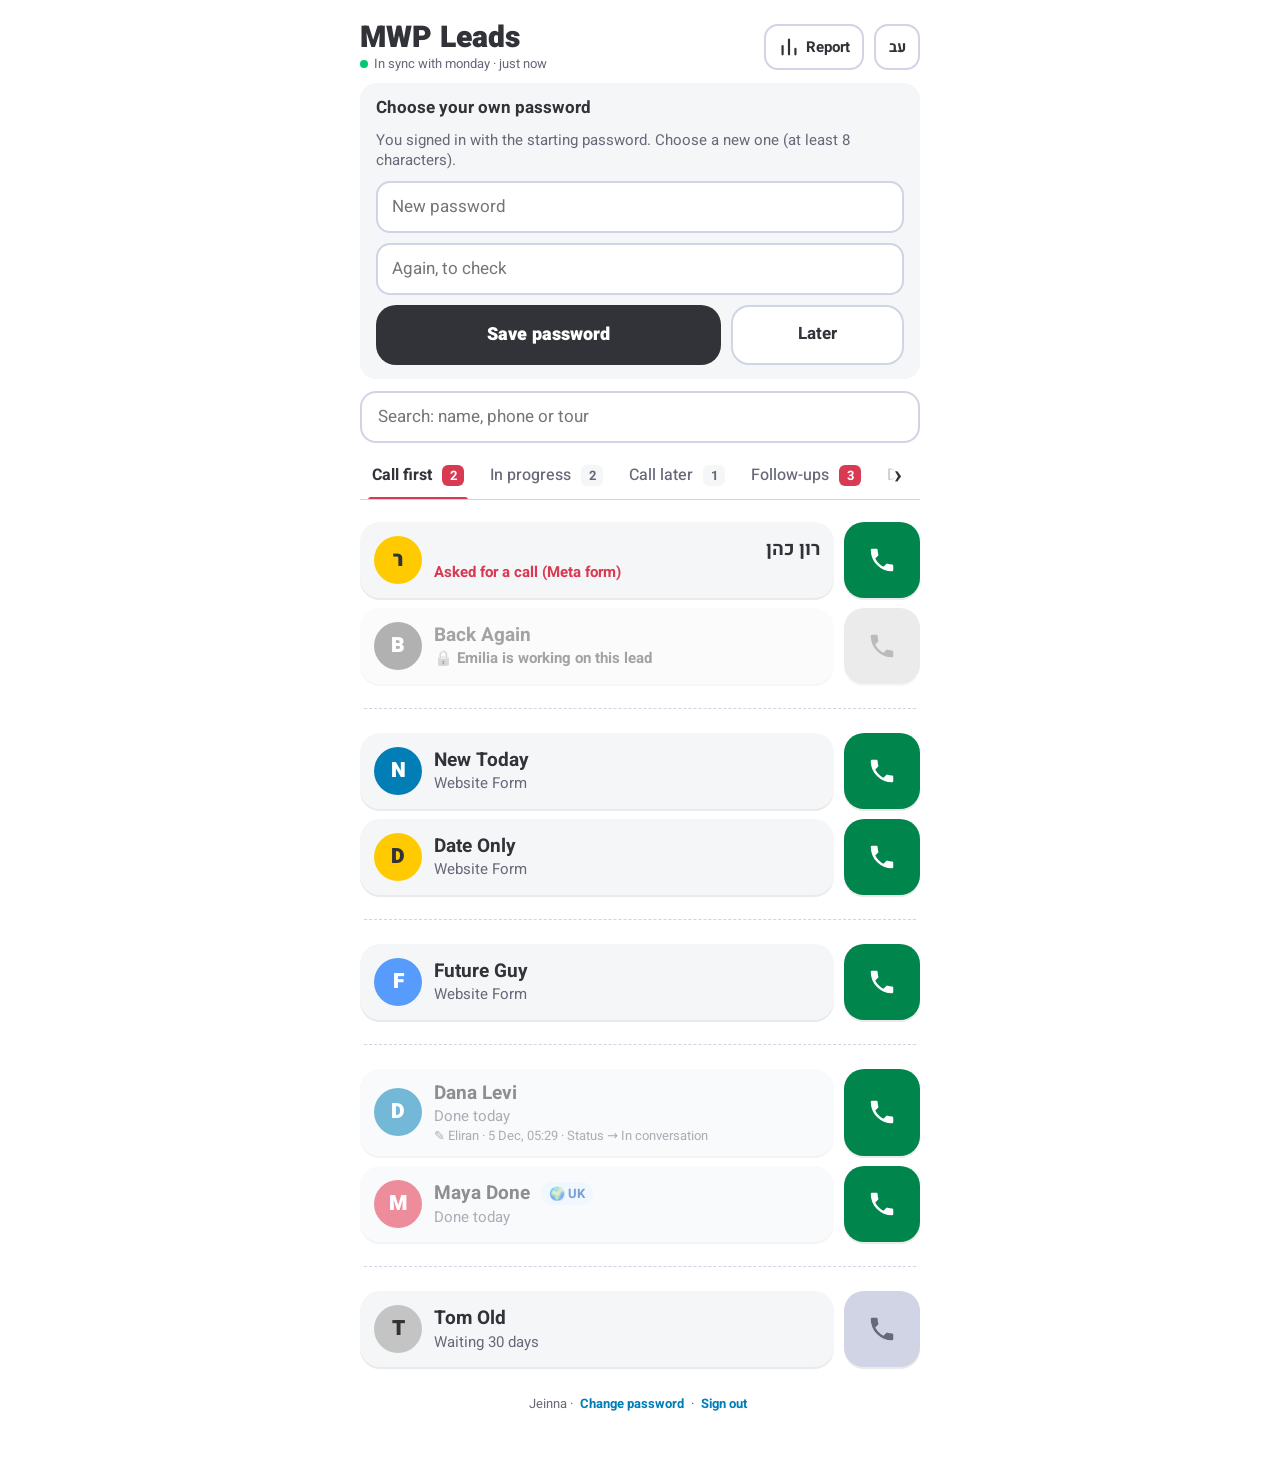
<file: tests/app.html>
<!doctype html>
<html lang="en">
<head>
<meta charset="utf-8">
<meta name="viewport" content="width=device-width,initial-scale=1,viewport-fit=cover">
<meta name="robots" content="noindex,nofollow">
<meta name="referrer" content="no-referrer">
<title>MWP Leads</title>
<link rel="preconnect" href="https://fonts.googleapis.com">
<link rel="stylesheet" href="https://fonts.googleapis.com/css2?family=Heebo:wght@400;500;700;900&display=swap">
<link rel="stylesheet" href="../web/style.css">
</head>
<body>
<div id="app" dir="ltr">
  <div id="signin" class="gut" hidden><div class="col">
    <h1 id="siTtl"></h1>
    <p id="siSub"></p>
    <form id="siForm">
      <input id="siEmail" type="email" autocomplete="username" required>
      <input id="siPass" type="password" autocomplete="current-password" required>
      <button class="giant" id="siBtn" type="submit"></button>
    </form>
    <div id="siMsg" class="msg" hidden></div>
  </div></div>
  <div id="home" class="gut" hidden><div class="col">
    <div class="hd">
      <h1><span id="ttl"></span><small><i class="live" id="dot"></i><span id="sync"></span></small></h1>
      <button class="sm rep" id="repBtn" type="button"><svg viewBox="0 0 24 24" fill="none" stroke="currentColor" stroke-width="2.4" stroke-linecap="round" aria-hidden="true"><path d="M5 20V11M12 20V4M19 20v-6"/></svg><span id="repLbl"></span></button>
      <button class="sm" id="lang" type="button"></button>
    </div>
    <div id="banner" class="banner" hidden></div>
    <form id="pwBox" class="pwbox" hidden>
      <b id="pwTtl"></b>
      <span id="pwSub"></span>
      <input id="pw1" type="password" autocomplete="new-password" minlength="8" required>
      <input id="pw2" type="password" autocomplete="new-password" minlength="8" required>
      <div class="pwbtns"><button class="dark" id="pwSave" type="submit"></button><button class="soft" id="pwLater" type="button"></button></div>
      <div id="pwMsg" class="msg" hidden></div>
    </form>
    <div class="toprow">
      <input class="search" id="q" type="search" autocomplete="off">
    </div>
    <div class="tabwrap" id="tabwrap" hidden>
      <button type="button" class="tarr prev" id="tPrev" aria-label="More tabs" hidden></button>
      <div id="tabs" class="tabs" role="tablist"></div>
      <button type="button" class="tarr next" id="tNext" aria-label="More tabs" hidden></button>
      <div class="secpill" id="secPill" aria-hidden="true"></div>
    </div>
    <div class="focushead" id="focusHead" hidden></div>
    <div id="list"><div class="skel"></div><div class="skel"></div><div class="skel"></div><div class="skel"></div></div>
    <button class="later" id="later" type="button" hidden></button>
    <div class="who"><span id="whoName"></span> · <button type="button" id="chpw"></button> · <button type="button" id="signout"></button></div>
  </div></div>
  <div id="report" class="gut" hidden><div class="col" id="repBody"></div></div>
  <div id="lead" class="gut" hidden><div class="col" id="leadBody"></div></div>
  <div class="dlg" id="keyDlg" role="dialog" aria-modal="true" aria-labelledby="keyTtl" hidden><div class="dlgbox keybox" id="keyBody"></div></div>
  <div class="dlg" id="delDlg" role="dialog" aria-modal="true" aria-labelledby="delTtl" hidden>
    <div class="dlgbox">
      <b id="delTtl"></b>
      <p id="delSub"></p>
      <div class="dlgbtns"><button type="button" class="soft" id="delNo"></button><button type="button" class="danger" id="delYes"></button></div>
    </div>
  </div>
  <div class="dlg" id="callDlg" role="dialog" aria-modal="true" aria-labelledby="cdTtl" hidden>
    <div class="dlgbox">
      <b id="cdTtl"></b>
      <p id="cdSub"></p>
      <div class="cdrow"><input id="cdDate" type="date" class="fdin"><input id="cdTime" type="time" step="900" class="fdin"></div>
      <input id="cdNote" class="fdin" maxlength="500" autocomplete="off">
      <div id="cdMsg" class="msg bad" hidden></div>
      <div class="dlgbtns"><button type="button" class="soft" id="cdNo"></button><button type="button" class="dark" id="cdSave"></button></div>
    </div>
  </div>
  <div class="dlg" id="prevDlg" role="dialog" aria-modal="true" aria-labelledby="pvTtl" hidden>
    <div class="dlgbox pvbox">
      <div class="pv-top"><b id="pvTtl"></b><div class="seg" id="pvLang"></div></div>
      <span class="fdl" id="pvWaH"></span>
      <div class="pv-wa" id="pvWa"></div>
      <div class="pv-btns" id="pvWaBtns"></div>
      <span class="fdl" id="pvMailH"></span>
      <div class="pv-subj" id="pvSubj"></div>
      <div class="pv-mail" id="pvMail"></div>
      <div class="pv-btns" id="pvMailBtns"></div>
      <p class="pv-tip" id="pvTip"></p>
      <button type="button" class="dark" id="pvClose"></button>
    </div>
  </div>
  <div class="toast" id="toast" hidden><div></div></div>
</div>
<script src="mock.js"></script>
<script type="module" src="../web/app.js"></script>
</body>
</html>
</file>
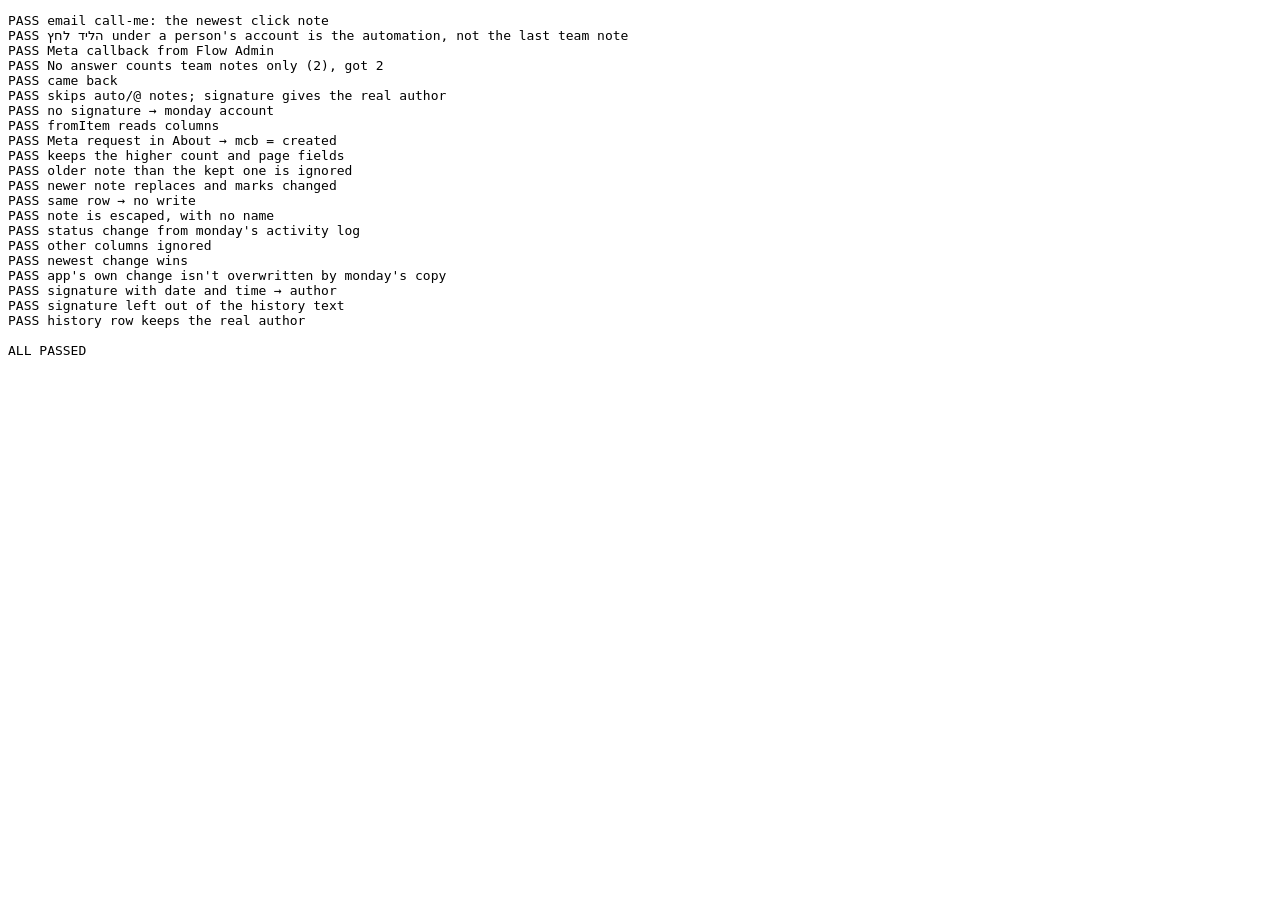
<file: tests/signals.html>
<!doctype html><meta charset="utf-8"><title>signals tests</title>
<pre id="out">running…</pre>
<script type="module">
import { signals, merge, fromItem, differs, noteHtml, noteBy, stamp, statusLog, historyRow, BOT, C } from "../supabase/functions/_shared/signals.js";
const out = [], ok = (c, m) => out.push((c ? "PASS " : "FAIL ") + m);
const T = (d) => new Date(d).toISOString();
const ups = [
  { item_id: 1, text_body: "הליד לחץ על הכפתור", created_at: T("2026-11-09T10:00:00Z"), creator: { id: BOT, name: "Flow Admin" } },
  { item_id: 1, text_body: "הליד לחץ שוב", created_at: T("2026-11-09T09:00:00Z"), creator: { id: "5", name: "Matan Wild" } },
  { item_id: 2, text_body: "ביקש שנחזור בטלפון", created_at: T("2026-11-08T10:00:00Z"), creator: { id: BOT } },
  { item_id: 2, text_body: "No answer", created_at: T("2026-11-08T11:00:00Z"), creator: { id: "7", name: "emilya" } },
  { item_id: 2, text_body: "לא ענה", created_at: T("2026-11-08T12:00:00Z"), creator: { id: "7", name: "emilya" } },
  { item_id: 2, text_body: "No answer", created_at: T("2026-11-08T13:00:00Z"), creator: { id: BOT } },
  { item_id: 3, text_body: "הליד חזר לטופס", created_at: T("2026-11-07T10:00:00Z"), creator: { id: BOT } },
  { item_id: 3, text_body: "נשלח אוטומטית מייל", created_at: T("2026-11-07T11:00:00Z"), creator: { id: "9" } },
  { item_id: 3, text_body: "@Matan look", created_at: T("2026-11-07T12:00:00Z"), creator: { id: "9" } },
  { item_id: 3, text_body: "Spoke with her\n— Eliran", created_at: T("2026-11-06T12:00:00Z"), creator: { id: "9", name: "Jeinna Louise Perez" } },
];
const s = signals(ups);
ok(s[1].cb === Date.parse("2026-11-09T10:00:00Z"), "email call-me: the newest click note");
// since 25 Nov 2026 the automations post under Matan's account: a הליד לחץ note is the automation, not a team note
ok(!s[1].last, "הליד לחץ under a person's account is the automation, not the last team note");
ok(s[2].m === Date.parse("2026-11-08T10:00:00Z"), "Meta callback from Flow Admin");
ok(s[2].na === 2, "No answer counts team notes only (2), got " + s[2].na);
ok(s[3].ret === Date.parse("2026-11-07T10:00:00Z"), "came back");
ok(s[3].last.t.startsWith("Spoke") && s[3].last.by === "Eliran", "skips auto/@ notes; signature gives the real author");
ok(noteBy("hello", "X") === "X", "no signature → monday account");
const it = { id: 42, name: "Dana", created_at: "2026-11-01T08:00:00Z", column_values: [{ id: C.status, text: "New Lead" }, { id: C.phone, text: "0501234567" }, { id: C.about, text: "Can we call you?: Yes" }, { id: C.fuDate, text: "2026-11-12" }] };
const d = fromItem(it);
ok(d.id === "42" && d.status === "New Lead" && d.fu_date === "2026-11-12", "fromItem reads columns");
merge(d, null, undefined);
ok(d.mcb === d.created, "Meta request in About → mcb = created");
const prev = { ...d, na: 4, last_t: "old", last_at: 100000, last_by: "A", st_at: 77, touch: 88 };
const d2 = merge(fromItem(it), prev, { na: 1, last: { t: "new", at: 90000, by: "B" } });
ok(d2.na === 4 && d2.st_at === 77 && d2.touch === 88, "keeps the higher count and page fields");
ok(d2.last_t === "old", "older note than the kept one is ignored");
const d3 = merge(fromItem(it), prev, { last: { t: "newer", at: 200000, by: "B" } });
ok(d3.last_t === "newer" && differs(prev, d3), "newer note replaces and marks changed");
ok(!differs(d3, { ...d3 }), "same row → no write");
ok(noteHtml("a<b\nc") === "<p>a&lt;b<br>c</p>", "note is escaped, with no name");
const sl = statusLog({ data: JSON.stringify({ column_id: C.status, pulse_id: 99, value: { label: { text: "Won" } }, previous_value: { label: { text: "Offer sent" } } }), created_at: "17947000000000000", user_id: 5 });
ok(sl && sl.lead_id === "99" && sl.to === "Won" && sl.from === "Offer sent" && sl.at === 1794700000000, "status change from monday's activity log");
ok(statusLog({ data: JSON.stringify({ column_id: "other", pulse_id: 1 }), created_at: "1" }) === null, "other columns ignored");
const st1 = stamp({ changed_by: "Emilia", changed_at: 1000000 }, { last: { by: "Matan Wild", at: 2000000, t: "hi" } }, [{ by: "Eliran", at: 3000000, to: "Won" }]);
ok(st1.changed_by === "Eliran" && st1.changed_what === "Status → Won", "newest change wins");
const st2 = stamp({ changed_by: "Emilia", changed_at: 1000000 }, { last: { by: "Matan Wild", at: 1003000, t: "No answer" } }, []);
ok(st2.changed_by === "Emilia", "app's own change isn't overwritten by monday's copy");
ok(noteBy("Called\n— Eliran · 10.11.2026 14:32", "Jeinna Louise") === "Eliran", "signature with date and time → author");
ok(historyRow({ id: 8, item_id: 3, text_body: "Called\n— Eliran · 10.11.2026 14:32", created_at: "2026-11-10T12:32:00Z", creator: { id: "9", name: "X" } }).text === "Called", "signature left out of the history text");
const hr = historyRow({ id: 7, item_id: 3, text_body: "Spoke\n— Eliran", created_at: "2026-11-06T12:00:00Z", creator: { id: "9", name: "Matan Wild" } });
ok(hr.by === "Eliran" && hr.lead_id === "3" && hr.kind === "note", "history row keeps the real author");
document.getElementById("out").textContent = out.join("\n") + "\n\n" + (out.some((x) => x.startsWith("FAIL")) ? "SOME FAILED" : "ALL PASSED");
</script>
</file>
<file: web/style.css>
/* Copied from Matan's MWP Leads page, unchanged, then the sign-in screen at the end. */
/* Layout: two screens. Screen 1 is a plain list of names, each with one round Call button. Screen 2 is one lead: a giant Call button, a note box and a grid of big coloured answer buttons. */
:root{
  color-scheme:light;
  --bg:#FFFFFF; --card:#F5F6F8; --fg:#323338; --muted:#676879; --line:#D0D4E4;
  --call:#00854D; --call-fg:#FFFFFF; --hot:#D83A52; --ink:#323338; --ink-fg:#FFFFFF;
  /* status colours are the monday Leads board's own label colours */
  --c-new:#007EB5; --c-talk:#FFCB00; --c-qual:#DF2F4A; --c-offer:#BB3354; --c-commit:#FF007F; --c-won:#00C875; --c-future:#579BFC; --c-lost:#7F5347; --c-na:#C4C4C4;
  --on-dark:#323338;
  --shadow:0 2px 0 rgba(50,51,56,.10);
  --f:"Heebo",system-ui,-apple-system,"Segoe UI",Arial,sans-serif;
}

*{box-sizing:border-box}
html,body{height:100%}
body{background:var(--bg);color:var(--fg);font-family:var(--f);font-size:17px;line-height:1.35}
button,input,textarea{font:inherit;color:inherit}
button{cursor:pointer}
:focus-visible{outline:3px solid var(--c-new);outline-offset:2px}
.gut{padding-left:max(16px,env(safe-area-inset-left,0px));padding-right:max(16px,env(safe-area-inset-right,0px))}
.col{max-width:560px;margin:0 auto}
.st-new{--sx:var(--c-new)}.st-talk{--sx:var(--c-talk);--on:var(--on-dark)}.st-qual{--sx:var(--c-qual)}.st-offer{--sx:var(--c-offer)}.st-commit{--sx:var(--c-commit)}.st-won{--sx:var(--c-won);--on:var(--on-dark)}.st-future{--sx:var(--c-future)}.st-lost{--sx:var(--c-lost)}.st-na{--sx:var(--c-na);--on:var(--on-dark)}

/* list screen */
#home{padding-block:14px 60px}
.hd{display:flex;align-items:center;gap:10px;margin-bottom:12px}
.hd h1{margin:0;font-size:30px;font-weight:900;flex:1 1 auto;min-width:0;line-height:1.1}
.hd h1 small{display:block;font-size:13px;font-weight:400;color:var(--muted);margin-top:2px}
.live{display:inline-block;width:8px;height:8px;border-radius:50%;background:var(--c-na);margin-inline-end:6px}
.live.on{background:var(--c-won)}.live.busy{background:var(--c-talk)}.live.err{background:var(--c-lost)}
.sm{flex:none;min-width:46px;height:46px;border-radius:14px;border:2px solid var(--line);background:var(--bg);font-weight:700;font-size:15px;display:grid;place-items:center;padding:0 10px}
.sm svg{width:22px;height:22px}
.sm.spin svg{animation:rot .9s linear infinite}
@keyframes rot{to{transform:rotate(360deg)}}
.search{width:100%;height:52px;border-radius:16px;border:2px solid var(--line);background:var(--bg);padding:0 16px;font-size:17px}
.banner{border-radius:16px;padding:14px 16px;margin-bottom:12px;font-size:16px;font-weight:500;background:var(--card);border:2px solid var(--hot);color:var(--hot);display:flex;gap:10px;align-items:center;flex-wrap:wrap}
.banner.info{border-color:var(--c-new);color:var(--c-new)}
.banner button{margin-inline-start:auto;border:2px solid currentColor;background:transparent;color:inherit;border-radius:999px;min-height:40px;padding:0 16px;font-weight:700}
.sec{margin:20px 4px 8px;font-size:19px;font-weight:900}
.sec.hot{color:var(--hot)}
.sec span{font-weight:500;color:var(--muted);font-size:16px}
#list{display:flex;flex-direction:column;gap:10px}
.row{display:flex;align-items:stretch;gap:10px}
.row .open{flex:1 1 auto;min-width:0;display:flex;align-items:center;gap:12px;text-align:start;border:none;background:var(--card);border-radius:20px;padding:12px 14px;min-height:76px;box-shadow:var(--shadow)}
.row .open:active,.row .ring:active,.big:active,.giant:active{transform:translateY(2px);box-shadow:none}
.av{flex:none;width:48px;height:48px;border-radius:50%;background:var(--sx);color:var(--on,#fff);display:grid;place-items:center;font-weight:900;font-size:21px}
.txt{min-width:0;flex:1 1 auto;display:flex;flex-direction:column}
.txt b{font-size:19px;font-weight:700;white-space:nowrap;overflow:hidden;text-overflow:ellipsis;unicode-bidi:plaintext;text-align:start}
.txt small{font-size:15px;color:var(--muted);white-space:nowrap;overflow:hidden;text-overflow:ellipsis;unicode-bidi:plaintext;text-align:start}
.row.hot .txt small{color:var(--hot);font-weight:700}
.row.done .open{opacity:.55}
.row .ring{flex:none;width:76px;border-radius:20px;background:var(--call);color:var(--call-fg);display:grid;place-items:center;text-decoration:none;box-shadow:var(--shadow)}
.row .ring svg{width:30px;height:30px}
.row .ring.off{background:var(--line);color:var(--muted)}
.later{width:100%;min-height:56px;border-radius:18px;border:2px dashed var(--line);background:transparent;font-weight:700;color:var(--muted);margin-top:18px}
.empty{background:var(--card);border-radius:20px;padding:30px 20px;text-align:center;color:var(--muted);font-size:18px}
.skel{height:76px;border-radius:20px;background:var(--card);opacity:.6}

/* lead screen */
#lead{position:fixed;inset:0;z-index:5;background:var(--bg);overflow-y:auto;padding-top:calc(10px + env(safe-area-inset-top,0px));padding-bottom:calc(30px + env(safe-area-inset-bottom,0px))}
#lead .col{display:flex;flex-direction:column;gap:12px}
.back{align-self:flex-start;min-height:48px;border-radius:14px;border:2px solid var(--line);background:var(--bg);font-weight:700;padding:0 18px}
.name{margin:6px 0 0;font-size:32px;font-weight:900;line-height:1.12;overflow-wrap:anywhere;unicode-bidi:plaintext;text-align:start}
.about{font-size:18px;color:var(--muted);overflow-wrap:anywhere;unicode-bidi:plaintext;text-align:start}
.flag{font-size:18px;font-weight:700;color:var(--hot)}
.giant{min-height:84px;border-radius:24px;background:var(--call);color:var(--call-fg);font-size:26px;font-weight:900;display:flex;align-items:center;justify-content:center;gap:12px;text-decoration:none;box-shadow:var(--shadow);text-align:center;padding:8px 12px;border:none}
.giant svg{width:30px;height:30px;flex:none}
.giant small{display:block;font-size:16px;font-weight:500;direction:ltr;unicode-bidi:isolate}
.giant.off{background:var(--line);color:var(--muted)}
.two{display:grid;grid-template-columns:repeat(2,minmax(0,1fr));gap:10px}
.soft{min-height:56px;border-radius:18px;border:2px solid var(--line);background:var(--bg);font-weight:700;font-size:17px;display:flex;align-items:center;justify-content:center;text-decoration:none;color:var(--fg);padding:0 8px;text-align:center}
.lastn{background:var(--card);border-radius:16px;padding:12px 14px;font-size:16px;white-space:pre-wrap;overflow-wrap:anywhere;unicode-bidi:plaintext;text-align:start}
.lastn small{display:block;color:var(--muted);font-size:13.5px}
#lead textarea{width:100%;min-height:92px;border-radius:18px;border:2px solid var(--line);background:var(--bg);padding:14px 16px;font-size:18px;resize:vertical}
.q{margin:8px 0 0;font-size:22px;font-weight:900}
.big{min-height:68px;border-radius:20px;border:4px solid transparent;background:var(--sx);color:var(--on,#fff);font-weight:900;font-size:19px;padding:4px 8px;box-shadow:var(--shadow)}
.big.wide{grid-column:1/-1}
.big.cur{border-color:var(--fg)}
.big:disabled,.dark:disabled{opacity:.5}
.dark{min-height:60px;border-radius:20px;border:none;background:var(--ink);color:var(--ink-fg);font-weight:900;font-size:18px}
.mon{align-self:center;color:var(--muted);font-size:15px;padding:10px}
.toast{position:fixed;left:0;right:0;bottom:calc(18px + env(safe-area-inset-bottom,0px));display:flex;justify-content:center;pointer-events:none;z-index:20;padding-left:max(16px,env(safe-area-inset-left,0px));padding-right:max(16px,env(safe-area-inset-right,0px))}
.toast div{background:var(--ink);color:var(--ink-fg);border-radius:999px;padding:14px 22px;font-weight:700;font-size:17px;max-width:100%}
.toast div.bad{background:var(--c-lost);color:#fff}
@media (prefers-reduced-motion:reduce){*{animation:none!important;transition:none!important}}

/* sign-in screen (new: the page now lives outside Claude) */
#signin{padding-block:40px 60px}
#signin h1{margin:0 0 6px;font-size:30px;font-weight:900}
#signin p{color:var(--muted);margin:0 0 18px}
#signin form{display:flex;flex-direction:column;gap:12px}
#signin input{height:56px;border-radius:16px;border:2px solid var(--line);padding:0 16px;font-size:18px;background:var(--bg)}
#signin .msg{background:var(--card);border-radius:16px;padding:14px 16px;font-size:16px}
#signin .msg.bad{color:var(--hot)}
.who{font-size:13px;color:var(--muted);text-align:center;margin-top:24px}
.who button{border:none;background:none;color:var(--c-new);font-weight:700;padding:4px}

/* who changed it and when; leads someone else has open (new) */
.txt small.stamp{font-size:13px;color:var(--muted);font-weight:400}
.row.locked .open,.row.locked .ring{opacity:.45;filter:grayscale(1)}
.row.locked .txt small{color:var(--fg);font-weight:700}
.stampbig{font-size:15px;color:var(--muted)}
.hist{display:flex;flex-direction:column;gap:8px}
.hi{background:var(--card);border-radius:14px;padding:10px 12px;font-size:15px;overflow-wrap:anywhere}
.hi .ht{white-space:pre-wrap;unicode-bidi:plaintext;text-align:start}
.hi small{display:block;color:var(--muted);font-size:13px;margin-top:4px}
.hi.bot{opacity:.7}
.hi.muted{color:var(--muted)}

/* hidden things stay hidden (Matan's page got this from Claude's frame; without it the empty warning bar and toast showed) */
[hidden]{display:none!important}

/* Back stays at the top while the lead screen scrolls */
/* Close floats at the top while the lead scrolls: small, solid, so it covers as little as possible */
#lead .back{position:sticky;top:8px;z-index:3;min-height:38px;padding:0 14px;font-size:15px;border-radius:999px;border:1.5px solid var(--line);background:var(--bg);box-shadow:0 2px 10px rgba(50,51,56,.18);margin-bottom:-4px}

/* Sign in with Google */
#signin .giant.google{background:#fff;color:var(--fg);border:2px solid var(--line);font-size:21px;width:100%}
#signin .giant.google svg{width:26px;height:26px}
#signin .or{text-align:center;color:var(--muted);font-size:15px;margin:2px 0 -2px}

/* choose your own password */
.pwbox{background:var(--card);border-radius:16px;padding:14px 16px;margin-bottom:12px;display:flex;flex-direction:column;gap:10px}
.pwbox span{color:var(--muted);font-size:15px}
.pwbox input{height:52px;border-radius:14px;border:2px solid var(--line);padding:0 14px;font-size:17px;background:var(--bg)}
.pwbtns{display:grid;grid-template-columns:2fr 1fr;gap:10px}
.pwbox .msg{border-radius:12px;padding:10px 12px;font-size:15px;background:var(--bg)}
.pwbox .msg.bad{color:var(--hot)}
#signin input + input{margin-top:0}
.row.flash .open{outline:3px solid var(--c-new);outline-offset:2px}

/* sections as tabs: plain text, the chosen one underlined (tap to switch instead of scrolling) */
.tabwrap{position:sticky;top:0;z-index:2;margin:10px 0 12px;background:var(--bg)}
.tabs{display:flex;gap:2px;overflow-x:auto;background:var(--bg);border-bottom:1px solid var(--line);scrollbar-width:none;-webkit-overflow-scrolling:touch;scroll-snap-type:x proximity}
.tab{scroll-snap-align:start}
.tarr{position:absolute;top:0;bottom:1px;width:44px;border:none;font-size:26px;font-weight:700;color:var(--fg);z-index:1;padding:0}
.tarr.next{inset-inline-end:0;background:linear-gradient(to left,var(--bg) 55%,transparent)}
.tarr.prev{inset-inline-start:0;background:linear-gradient(to right,var(--bg) 55%,transparent)}
[dir="rtl"] .tarr.next{background:linear-gradient(to right,var(--bg) 55%,transparent)}
[dir="rtl"] .tarr.prev{background:linear-gradient(to left,var(--bg) 55%,transparent)}
#list .sec{scroll-margin-top:70px}
.tabs::-webkit-scrollbar{display:none}
.tab{flex:none;position:relative;min-height:46px;border:none;background:none;padding:0 12px;font-weight:500;font-size:16px;white-space:nowrap;color:var(--muted)}
.tab span{display:inline-block;min-width:22px;margin-inline-start:6px;padding:1px 7px;border-radius:6px;background:var(--card);color:var(--muted);font-size:13px;font-weight:700;line-height:1.5}
.tab:hover{color:var(--fg)}
.tab.on{color:var(--fg);font-weight:700}
.tab.on::after{content:"";position:absolute;left:8px;right:8px;bottom:-1px;height:3px;border-radius:3px 3px 0 0;background:var(--ink)}
.tab.on span{background:var(--ink);color:var(--ink-fg)}
.tab.hot span{background:#FBE3E7;color:var(--hot)}
.tab.hot.on span{background:var(--hot);color:#fff}
.tab.hot.on::after{background:var(--hot)}
/* section starts under the tabs: a thin line instead of a second heading */
#list .sec.divider{margin:14px 4px;height:0;border-top:1px dashed var(--line);font-size:0}
#list .sec.divider.first{margin:0;border:none}
.sr{position:absolute;width:1px;height:1px;overflow:hidden;clip:rect(0 0 0 0);white-space:nowrap}
/* the floating section label while scrolling */
.secpill{position:absolute;top:calc(100% + 8px);left:50%;transform:translateX(-50%) translateY(-4px);background:var(--ink);color:var(--ink-fg);border-radius:999px;padding:6px 14px;font-size:14px;font-weight:700;white-space:nowrap;pointer-events:none;opacity:0;transition:opacity .2s,transform .2s;box-shadow:0 4px 14px rgba(50,51,56,.25)}
.secpill.on{opacity:1;transform:translateX(-50%) translateY(0)}

/* delete: a small trash button in the bottom corner of an open lead, then "Are you sure?" */
.leadfoot{display:flex;align-items:center;justify-content:space-between;gap:10px}
.leadfoot .mon{align-self:center}
.trash{flex:none;width:40px;height:40px;border:none;background:none;color:var(--hot);display:grid;place-items:center;padding:0;border-radius:8px}
.trash svg{width:18px;height:18px}
.trash:hover{opacity:.75}
.dlg{position:fixed;inset:0;z-index:30;background:rgba(50,51,56,.45);display:grid;place-items:center;padding:16px}
.dlgbox{background:var(--bg);border-radius:20px;padding:20px;max-width:380px;width:100%;display:flex;flex-direction:column;gap:10px;box-shadow:0 10px 30px rgba(0,0,0,.25)}
.dlgbox b{font-size:20px;font-weight:900;overflow-wrap:anywhere;unicode-bidi:plaintext}
.dlgbox p{margin:0;color:var(--muted);font-size:15px}
.dlgbtns{display:grid;grid-template-columns:1fr 1fr;gap:10px;margin-top:6px}
.danger{min-height:52px;border-radius:16px;border:none;background:var(--hot);color:#fff;font-weight:900;font-size:16px}
.danger:disabled{opacity:.6}

/* the search row; .focushead is the Follow-ups tab header */
.toprow{display:flex;gap:8px;align-items:center}
.toprow .search{flex:1 1 auto;min-width:130px}
.focushead{position:sticky;top:0;z-index:2;background:var(--bg);padding:10px 0 12px;border-bottom:1px solid var(--line);margin:10px 0 12px;display:flex;flex-direction:column;gap:10px}
.fh-t{font-size:20px;font-weight:900}
.fh-t span{font-weight:500;color:var(--muted);font-size:16px}
.fh-b{display:grid;grid-template-columns:repeat(3,minmax(0,1fr));gap:8px}
.fh-b .soft{min-height:44px;font-size:15px}
.danger-t{color:var(--hot)}
.fdin{width:100%;border-radius:12px;border:2px solid var(--line);padding:10px 12px;font-size:16px;background:var(--bg)}
.fdl{font-size:14px;font-weight:700;margin-top:4px}
.dlgbox .msg{border-radius:12px;padding:8px 10px;font-size:14px;background:var(--card);color:var(--hot)}
.dlgbox .dark{min-height:52px;border-radius:16px}
.focushead{position:static;border-bottom:none;padding:0;margin:0 0 8px}

/* follow-up calls */
.soft.schedule{min-height:48px;font-size:16px}
.callcard{border:1.5px solid var(--line);border-radius:18px;padding:14px;display:flex;flex-direction:column;gap:12px;background:var(--card)}
.callcard.today{border-color:var(--c-talk)}
.callcard.late{border-color:var(--hot)}
.cc-top{display:flex;justify-content:space-between;align-items:flex-start;gap:10px}
.cc-when{font-size:22px;font-weight:900;line-height:1.15}
.cc-sub{font-size:13px;color:var(--muted);margin-top:2px}
.callcard.late .cc-sub{color:var(--hot);font-weight:700}
.seg{display:flex;border:1.5px solid var(--line);border-radius:10px;overflow:hidden;flex:none}
.seg button{border:none;background:var(--bg);padding:6px 11px;font-weight:700;font-size:13px;color:var(--muted)}
.seg button.on{background:var(--ink);color:var(--ink-fg)}
.cc-h{font-size:13px;font-weight:700;color:var(--muted);margin-bottom:-4px}
.cc-main{display:grid;grid-template-columns:repeat(auto-fit,minmax(0,1fr));gap:8px}
.cc-btn{display:flex;align-items:center;justify-content:center;gap:8px;min-height:50px;border-radius:14px;background:var(--bg);border:1.5px solid var(--line);font-weight:700;font-size:15px;color:var(--fg);text-decoration:none}
.cc-btn svg{width:20px;height:20px;flex:none}
.cc-note{font-size:13px;color:var(--muted);margin-top:-4px}
.cc-copy{display:flex;align-items:center;gap:2px;flex-wrap:wrap;font-size:13px;color:var(--muted)}
.cc-copy button{display:inline-flex;align-items:center;gap:4px;border:none;background:none;color:var(--c-new);font-weight:700;font-size:14px;padding:6px 6px}
.cc-copy svg{width:15px;height:15px}
.cc-foot{display:flex;justify-content:space-between;align-items:center;border-top:1px solid var(--line);padding-top:10px}
.cc-link{border:none;background:none;color:var(--muted);font-weight:700;font-size:14px;text-decoration:underline;padding:6px 2px}
.cc-done{border:none;border-radius:12px;background:var(--call);color:var(--call-fg);font-weight:900;font-size:15px;padding:10px 16px;min-height:44px}
.cdrow{display:grid;grid-template-columns:1.3fr 1fr;gap:8px}
.tab.calls.late span{background:var(--hot);color:#fff}
.row.callrow.today .open{box-shadow:inset 4px 0 0 var(--c-talk)}
.row.callrow.late .open{box-shadow:inset 4px 0 0 var(--hot)}
.row.callrow.late .txt small{color:var(--hot);font-weight:700}

.cc-prev{display:flex;align-items:center;justify-content:center;gap:8px;border:none;background:none;color:var(--c-new);font-weight:700;font-size:15px;padding:4px}
.cc-prev svg{width:17px;height:17px}
.pvbox{max-height:calc(100vh - 32px);overflow-y:auto;max-width:520px}
.pvbox>*{flex-shrink:0}
.pv-top{display:flex;justify-content:space-between;align-items:center;gap:10px}
.pv-top .seg button{padding:6px 12px}
.pv-wa{white-space:pre-wrap;background:#E7FBE6;color:#1f2d1f;border-radius:14px 14px 14px 4px;padding:12px 14px;font-size:15px;line-height:1.45;unicode-bidi:plaintext}
.pv-btns{display:grid;grid-template-columns:1fr 1fr;gap:8px}
.pv-btns .soft{min-height:44px;font-size:14px}
.pv-subj{font-size:14px;font-weight:700;unicode-bidi:plaintext}
.pv-mail{border:1px solid var(--line);border-radius:12px;overflow:hidden}
.pv-tip{margin:0;color:var(--muted);font-size:13px}

/* report */
.sm.rep{gap:6px;grid-auto-flow:column;padding:0 12px}
.sm.rep span{font-size:15px}
#report{position:fixed;inset:0;z-index:4;background:var(--bg);overflow-y:auto;padding-top:calc(10px + env(safe-area-inset-top,0px));padding-bottom:calc(30px + env(safe-area-inset-bottom,0px))}
#report .col{display:flex;flex-direction:column;gap:12px}
#report .back{position:sticky;top:8px;z-index:3;min-height:38px;padding:0 14px;font-size:15px;border-radius:999px;border:1.5px solid var(--line);background:var(--bg);box-shadow:0 2px 10px rgba(50,51,56,.18);margin-bottom:-4px}
.rseg{display:grid;grid-template-columns:repeat(5,minmax(0,1fr));gap:4px;background:var(--card);border-radius:14px;padding:4px}
.rseg button{min-height:42px;border:none;border-radius:10px;background:none;font-weight:500;font-size:15px;color:var(--muted);padding:0 4px}
.rseg button.on{background:var(--bg);color:var(--fg);font-weight:700;box-shadow:var(--shadow)}
.rcustom{display:grid;grid-template-columns:repeat(2,minmax(0,1fr));gap:10px}
.rcustom label{display:flex;flex-direction:column;gap:4px;font-size:14px;color:var(--muted);font-weight:700}
.rcustom input{min-height:46px;border-radius:12px;border:2px solid var(--line);background:var(--bg);padding:0 10px;font-size:16px;color:var(--fg);width:100%}
.rper{display:flex;align-items:center;justify-content:center;gap:10px;min-height:46px}
.rper b{font-size:19px;text-align:center;flex:1 1 auto}
.rarr{flex:none;width:46px;height:46px;border-radius:14px;border:2px solid var(--line);background:var(--bg);font-size:24px;font-weight:700;color:var(--fg)}
.rarr:disabled{opacity:.3}
.rtotal{font-size:16px;color:var(--muted)}
.rtotal b{color:var(--fg);font-size:18px}
.rcard{background:var(--card);border-radius:20px;padding:14px 16px;display:flex;flex-direction:column;gap:6px;box-shadow:var(--shadow)}
.rcard.zero{opacity:.6}
.rtop{display:flex;align-items:baseline;justify-content:space-between;gap:10px}
.rname{font-size:21px;font-weight:900}
.rnum{font-size:32px;font-weight:900;line-height:1}
.rnum small{font-size:14px;font-weight:500;color:var(--muted);margin-inline-start:6px}
.rbits{font-size:15px;color:var(--muted)}
.rmore{align-self:flex-start;border:none;background:none;padding:6px 0;font-weight:700;font-size:15px;color:var(--c-new);text-decoration:underline}
.rlist{display:flex;flex-direction:column;border-top:1px solid var(--line);margin-top:2px}
.ritem{display:flex;flex-direction:column;gap:2px;padding:10px 0;border-bottom:1px solid var(--line)}
.ritem:last-child{border-bottom:none}
.rlead{align-self:flex-start;border:none;background:none;padding:0;font-weight:700;font-size:16px;color:var(--fg);text-align:start;unicode-bidi:plaintext;text-decoration:underline;text-decoration-color:var(--line)}
.rlead.closed{color:var(--muted);font-weight:500}
.ritem small{font-size:13.5px;color:var(--muted);overflow-wrap:anywhere;unicode-bidi:plaintext;text-align:start}
.rnote{font-size:13.5px;color:var(--muted);margin:4px 0 0;line-height:1.5}
.rst{display:grid;grid-template-columns:repeat(auto-fill,minmax(96px,1fr));gap:6px;margin-top:2px}
.rs{background:var(--sx);color:var(--on,#fff);border-radius:12px;padding:8px 10px;display:flex;flex-direction:column;line-height:1.15}
.rs b{font-size:22px;font-weight:900}
.rs span{font-size:13px;font-weight:700}
.rteam{background:var(--bg);border:2px solid var(--line)}
.st-ink{--sx:var(--ink)}
.rmet{display:flex;gap:6px;overflow-x:auto;scrollbar-width:none;padding-bottom:2px}
.rmet::-webkit-scrollbar{display:none}
.rmet button{flex:none;min-height:38px;border-radius:999px;border:1.5px solid var(--line);background:var(--bg);padding:0 14px;font-weight:700;font-size:14px;color:var(--muted)}
.rmet button.on{background:var(--ink);border-color:var(--ink);color:var(--ink-fg)}
.rrow{padding:0;gap:0}
.rhead{display:flex;align-items:center;gap:12px;width:100%;border:none;background:none;padding:14px 16px;text-align:start;color:var(--fg)}
.rmed{flex:none;width:34px;font-size:24px;font-weight:900;text-align:center}
.rmid{flex:1 1 auto;min-width:0;display:flex;flex-direction:column;gap:6px}
.rbar{display:block;height:10px;border-radius:6px;background:var(--line);overflow:hidden}
.rbar i{display:block;height:100%;border-radius:6px;background:var(--sx);min-width:0}
.rrow .rnum{flex:none;min-width:44px;text-align:end}
.rchev{flex:none;width:14px;color:var(--muted);font-size:14px}
.rrow > .rwarn,.rrow > .rst,.rrow > .rbits,.rrow > .rlost,.rrow > .rsub,.rrow > .rlist{margin:0 16px 10px}
.rrow.open{padding-bottom:6px}
.rwarn{color:var(--hot);font-weight:700;font-size:14.5px}
.rlost{background:var(--bg);border:1.5px solid var(--line);border-radius:14px;padding:10px 12px;display:flex;flex-direction:column;gap:3px;font-size:14.5px;color:var(--muted)}
.rlost b{color:var(--fg);font-size:16px}
.rsub{font-size:17px;margin-top:4px}
.rlegend{display:none}
.r3{display:grid;grid-template-columns:repeat(3,minmax(0,1fr));gap:6px;margin:0 16px 12px}
.r3 span{background:var(--bg);border-radius:12px;padding:8px 10px;display:flex;flex-direction:column;font-size:12.5px;font-weight:700;color:var(--muted);line-height:1.2}
.r3 b{font-size:24px;font-weight:900;color:var(--fg)}
.r3 .good b{color:var(--call)}
.r3 .bad{background:#FBE3E7;color:var(--hot)}
.r3 .bad b{color:var(--hot)}
.rclean{margin:-4px 16px 12px;font-size:13.5px;color:var(--muted)}
.rrow .rhead .rname{flex:1 1 auto}
.rlost.bad{border-color:#F3B6C0}
.rlost.bad b{color:var(--hot)}
.rlost .rlist{margin-top:6px}
.rrow > .rsub{font-weight:900;color:var(--fg);font-size:16px;margin-top:6px}
.pend{background:#FFF6D6;border:2px solid var(--c-talk);border-radius:20px;padding:14px;display:flex;flex-direction:column;gap:8px}
.pend b{font-size:22px;font-weight:900}
.pend span{color:var(--muted);font-size:15px}
.pend .two .big{min-height:56px}
.rtab{overflow-x:auto;border-radius:16px;background:var(--card)}
.rtab table{width:100%;border-collapse:collapse;font-size:15px}
.rtab th,.rtab td{padding:12px 8px;text-align:center;border-bottom:1px solid var(--line)}
.rtab tr:last-child th,.rtab tr:last-child td{border-bottom:none}
.rtab thead th{font-size:12.5px;color:var(--muted);font-weight:700;line-height:1.2;vertical-align:bottom}
.rtab tbody th{text-align:start;font-weight:900;font-size:16px;white-space:nowrap;padding-inline-start:14px}
.rtab td{font-size:20px;font-weight:900}
.rtab td.zero{color:var(--line)}
.rtab td.good{color:var(--call)}
.rtab td.bad{color:var(--hot);background:#FBE3E7}
.rflag{border:none;background:none;padding:2px 10px;min-width:44px;min-height:40px;border-radius:12px;font:inherit;color:inherit;text-decoration:underline;text-underline-offset:4px;cursor:pointer}
.rflag.on{background:var(--hot);color:#fff;text-decoration:none}
.rflags{border-radius:16px;background:var(--card);border:2px solid #FBE3E7}
.rfh{display:flex;align-items:center;justify-content:space-between;gap:8px;padding:10px 8px 6px;padding-inline-start:14px;color:var(--hot)}
.rfx{border:none;background:none;font-size:18px;min-width:40px;min-height:40px;color:var(--muted);cursor:pointer}
.rflags ol{margin:0;padding:0;list-style:none}
.rflags li{display:flex;flex-direction:column;gap:3px;padding:11px 14px;border-top:1px solid var(--line)}
.rft{font-size:13px;color:var(--muted)}
.rfw{font-size:14.5px;line-height:1.4;color:var(--fg)}
.rflags p{margin:0;padding:8px 14px 12px;border-top:1px solid var(--line);font-size:13px;color:var(--muted)}
.rleg{border-radius:16px;background:var(--card);font-size:14px;color:var(--muted)}
.rleg summary{cursor:pointer;padding:12px 14px;font-weight:700;color:var(--fg);list-style:none}
.rleg summary::-webkit-details-marker{display:none}
.rleg summary::before{content:"ⓘ ";color:var(--muted)}
.rleg table{width:100%;border-collapse:collapse}
.rleg th,.rleg td{padding:9px 14px;border-top:1px solid var(--line);text-align:start;vertical-align:top;line-height:1.35}
.rleg th{white-space:nowrap;color:var(--fg);font-weight:900;width:1%}
.rleg th.good{color:var(--call)}
.rleg th.bad{color:var(--hot)}
.rleg p{margin:0;padding:8px 14px 12px;border-top:1px solid var(--line);font-size:13px}
.rleg td b{color:var(--fg);font-weight:700}

/* international lead: the phone isn't Israeli (16 Nov 2026) */
.intl-tag{font-style:normal;font-weight:700;font-size:13px;background:#E6F0FF;color:#0B4FB3;border-radius:999px;padding:2px 8px;margin-inline-start:6px;white-space:nowrap;vertical-align:middle}
.intl-ban{display:flex;flex-wrap:wrap;align-items:center;gap:4px 10px;background:#E6F0FF;border:2px solid #0B4FB3;color:#0B4FB3;border-radius:16px;padding:12px 14px;font-size:16px}
.intl-ban b{font-size:20px;font-weight:900}

/* Taps feel instant (Jeinna, 25 Nov 2026): no double-tap zoom wait, no grey flash, a pressed look right away */
button,a,input,select,textarea,label{touch-action:manipulation;-webkit-tap-highlight-color:transparent}
button,a{-webkit-user-select:none;user-select:none}
.soft,.dark,.danger,.sm,.tab,.later,.back,.trash,.mon{transition:transform .08s ease,opacity .08s ease}
.soft:active,.dark:active,.danger:active,.sm:active,.back:active,.trash:active,.mon:active{transform:scale(.97);opacity:.85}
.tab:active{opacity:.6}
.row .open,.row .ring,.big,.giant{transition:transform .08s ease,box-shadow .08s ease}
/* a lead that just moved, lit up where it landed */
.row.moved .open{box-shadow:0 0 0 3px var(--c-new) inset;transition:box-shadow .3s ease}
/* a toast with a button */
.toast div.act{pointer-events:auto;display:flex;align-items:center;gap:14px;border-radius:16px;padding:12px 14px 12px 20px}
.toast div.act button{flex:none;border:none;background:var(--ink-fg);color:var(--ink);font-weight:700;font-size:15px;border-radius:12px;padding:9px 14px;min-height:40px}

/* the "set up your monday key" guide */
.keybox{max-width:420px;max-height:calc(100vh - 32px);overflow:auto}
.ksteps{list-style:none;margin:4px 0 0;padding:0;display:flex;flex-direction:column;gap:12px}
.kstep{display:flex;gap:10px;align-items:flex-start}
.kstep>div{flex:1 1 auto;min-width:0;display:flex;flex-direction:column;gap:6px}
.kstep b{font-size:15px;font-weight:700}
.kn{flex:none;width:26px;height:26px;border-radius:50%;background:var(--ink);color:var(--ink-fg);display:grid;place-items:center;font-weight:700;font-size:14px}
.kpic{border:1px solid var(--line);border-radius:10px;padding:8px 10px;font-size:13px;background:var(--card);display:flex;gap:8px;align-items:center}
.kbar{justify-content:space-between}.klogo{font-weight:800;color:#6161FF}.kdots{flex:1 1 auto}
.kav{display:grid;place-items:center;width:26px;height:26px;border-radius:50%;background:#6161FF;color:#fff;font-weight:700}
.kmenu,.kside{flex-direction:column;align-items:stretch;gap:2px}
.kside{background:#1C1F3B;color:#D5D8F2;border-color:#1C1F3B}
.kmenu span,.kside span{padding:5px 8px;border-radius:6px}
.khi{outline:2.5px solid var(--hot);outline-offset:1px;border-radius:6px;font-weight:700}
.kside .khi{background:#25407A;color:#fff}.kmenu .khi{background:var(--bg)}
.kfield{justify-content:space-between}.kdots2{flex:1 1 auto;letter-spacing:2px;color:var(--muted)}
.kbtn{display:inline-block;border:1px solid var(--line);border-radius:6px;padding:4px 10px;background:var(--bg);font-weight:600}
.khi .kbtn{border-color:transparent}
.ksmall{margin:0;font-size:14px;color:var(--muted)}
.keybox .dlgbtns a.soft{text-decoration:none;display:flex;align-items:center;justify-content:center}
#keyDlg{z-index:40}
.keybox .msg{color:var(--hot);background:var(--card)}
</file>
